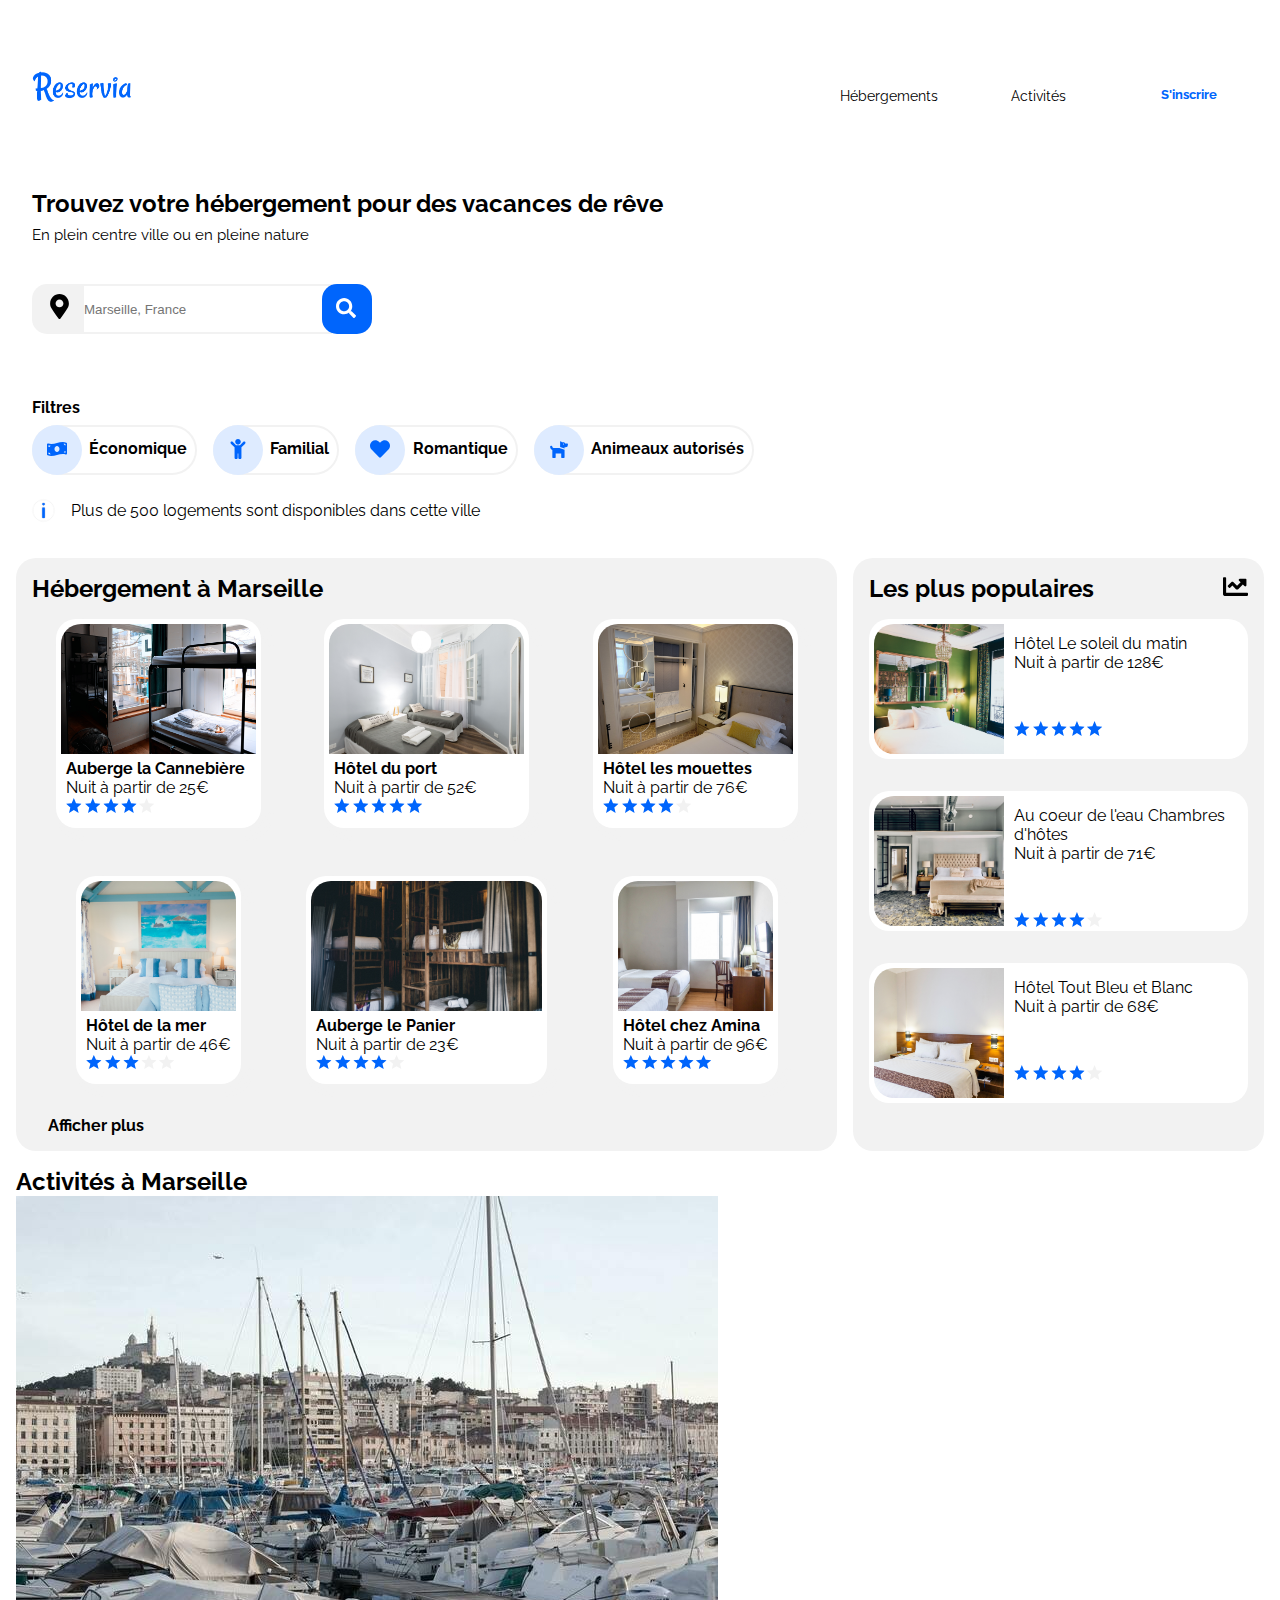
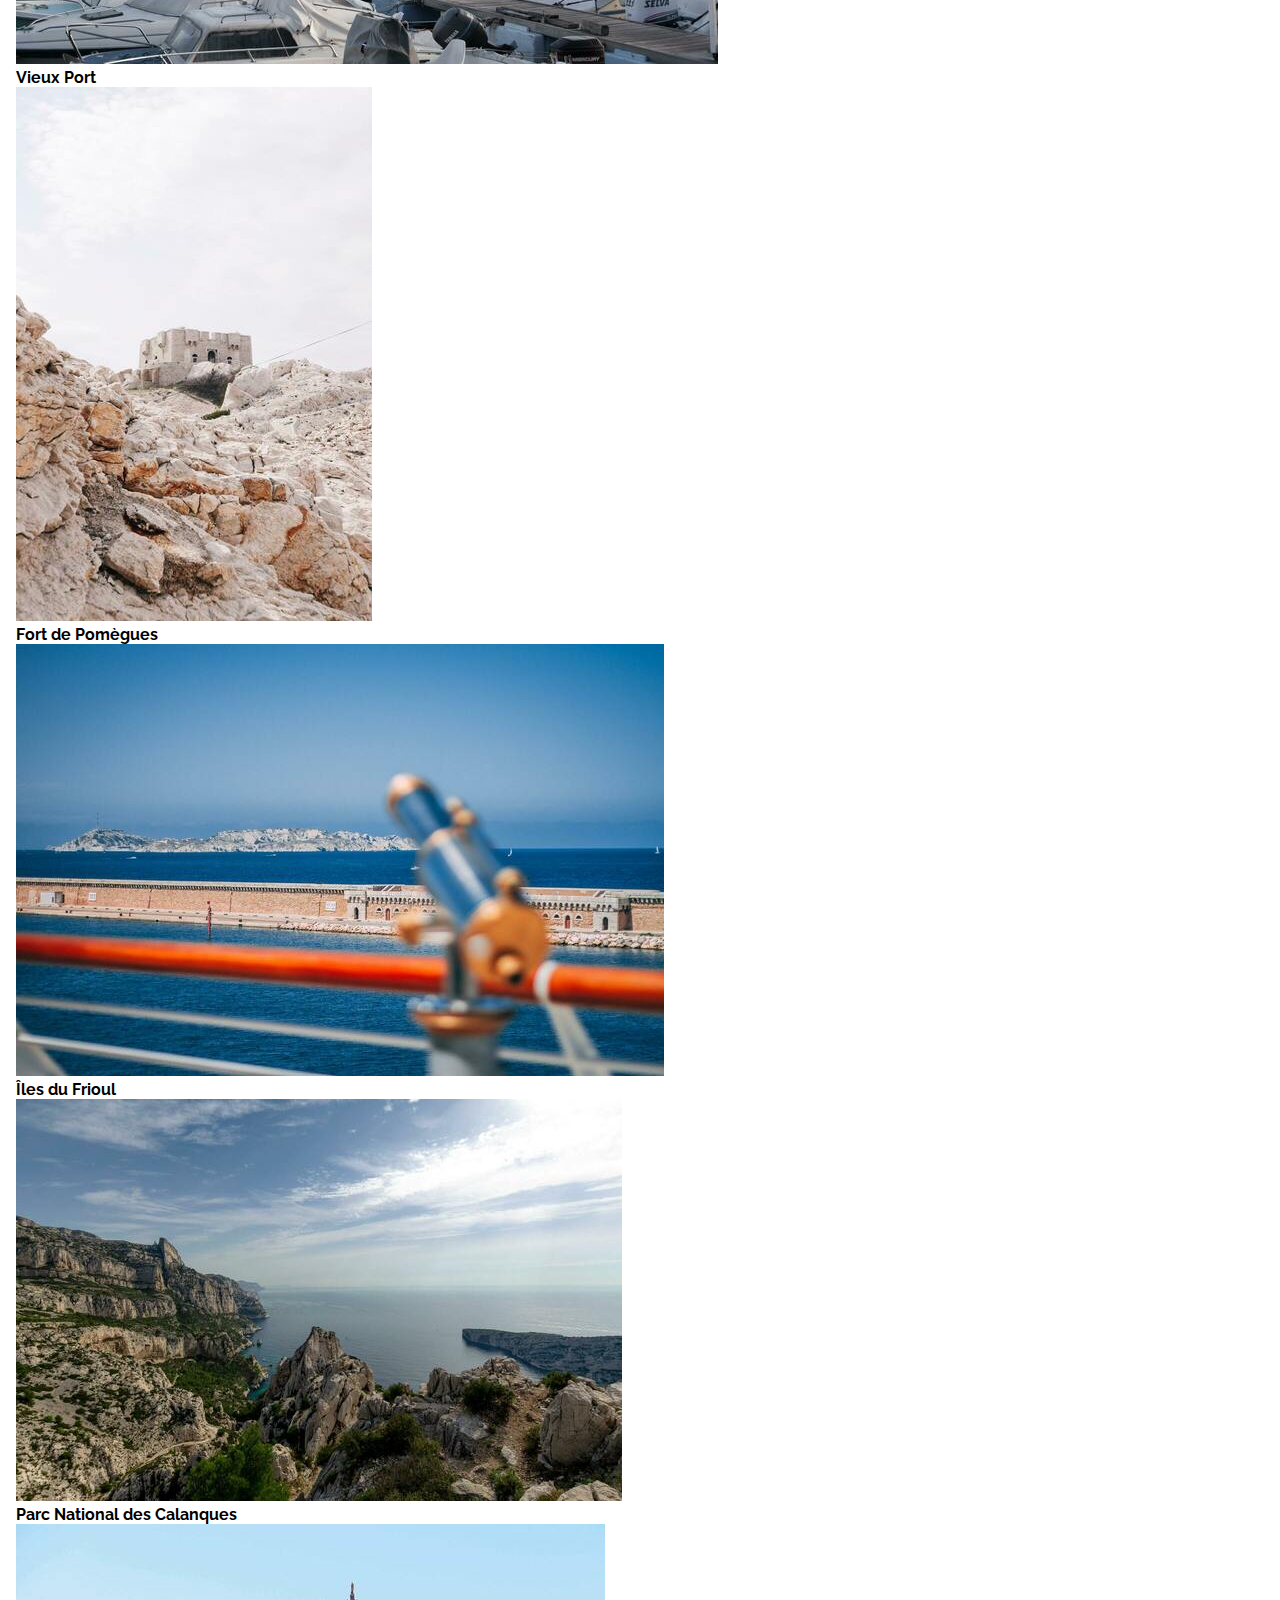
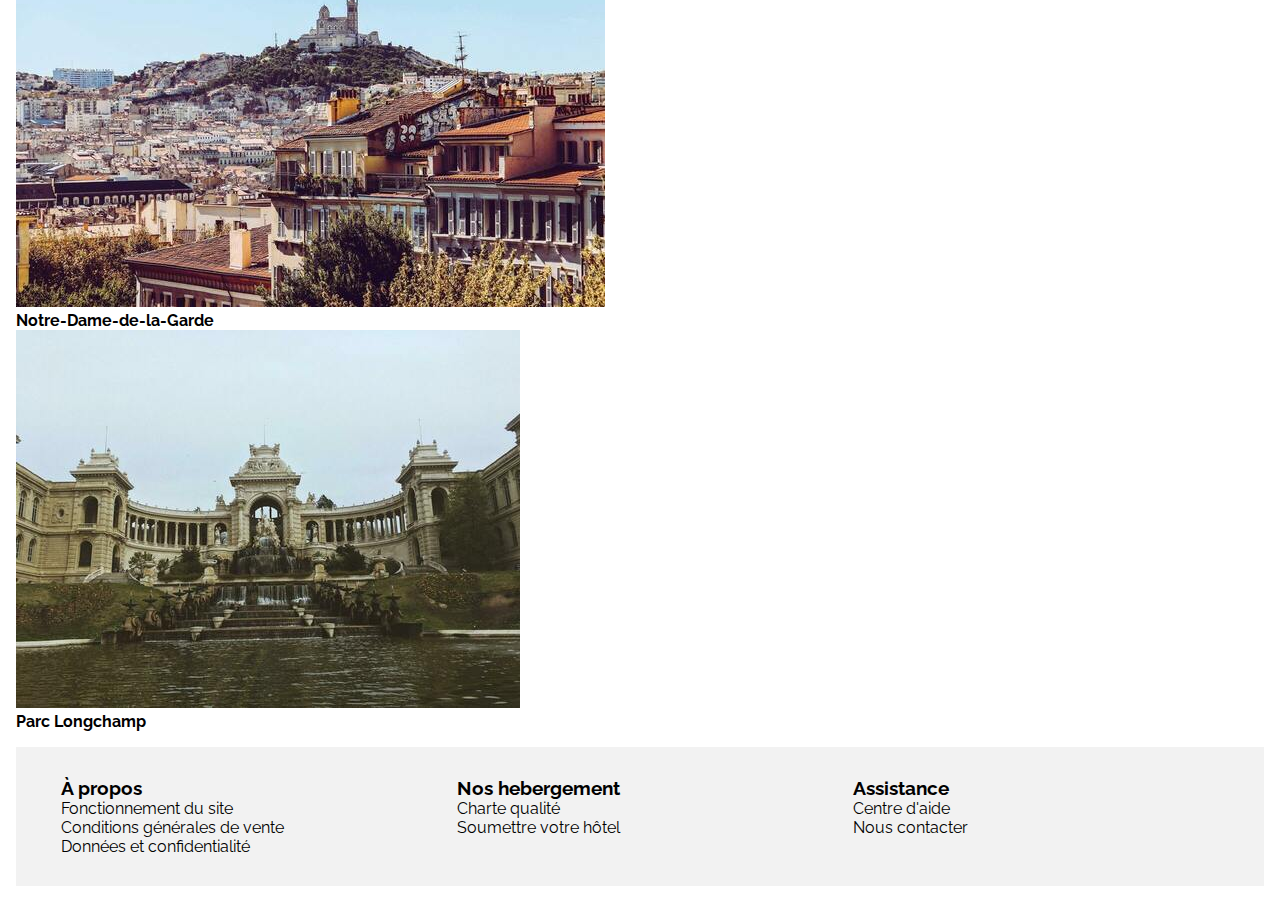
<file: index.html>
<!DOCTYPE html>
<html>

<head>
    <meta name="viewport" content="width=device-width, initial-scale=1.0" />
    <meta charset="UTF-8" />
    <link rel="stylesheet" href="reservia.css" />
    <title>Reservia.com</title>
</head>



<body>
    <link rel="preconnect" href="https://fonts.gstatic.com">
    <link href="https://fonts.googleapis.com/css2?family=Raleway:wght@700&display=swap" rel="stylesheet">
    <link rel="preconnect" href="https://fonts.gstatic.com">
    <link href="https://fonts.googleapis.com/css2?family=Raleway:wght@500&display=swap" rel="stylesheet">


    <header class="header">
        <div class="header_logo_container">
            <img class="header_logo" src="Reservia.png" alt="logo_reservia"/>
        </div>
        <h5 class="header_texte">S'inscrire</h5>
        <nav class="nav">
            <a href="#hebergement"> Hébergements</a>
            <a href="#activite"> Activités</a>
        </nav>
    </header>





    <form class="recherche">

        <h2>Trouvez votre hébergement pour des vacances de rêve</h2>

        <p class="recherche_texte">En plein centre ville ou en pleine nature</p>



        <div class="recherche_location">
            <div class="recherche_location_icon">
                <img src="icone/map-marker-alt-solid.svg" alt="icone_map" />
            </div>
            <input type="text" placeholder="Marseille, France">
            <div class="recherche_location_button">
                <img src="icone/search-solid.svg" alt="icone_search"/>
            </div>
        </div>
    </form>


    <div class="filtre_section">
        <h4 class="texte_filtres">Filtres</h4>

        <div class="filtres">
            <a class="filtre" href="#">
                <div class="filtre_icone">
                    <img src="icone/icone_économie.svg" alt="icone_economique"/>
                </div>
                <span class="filtre_texte">Économique</span>
            </a>


            <a class="filtre" href="#">
                <div class="filtre_icone">
                    <img src="icone/icone_familial.svg" alt="icone_familial"/>
                </div>
                <span class="filtre_texte">Familial</span>
            </a>


            <a class="filtre" href="#">
                <div class="filtre_icone">
                    <img src="icone/icone_romantique.svg" alt="icone_romantique"/>
                </div>
                <span class="filtre_texte">Romantique</span>
            </a>


            <a class="filtre" href="#">
                <div class="filtre_icone">
                    <img src="icone/icone_chien.svg" alt="icone_chien" />
                </div>
                <span class="filtre_texte">Animeaux autorisés</span>
            </a>

        </div>







        <div class="info">
            <div class="info_button">
                <img src="icone/icone_info.png" alt="icone_info">
            </div>
            <p class="info_texte">Plus de 500 logements sont disponibles dans cette ville</p>
        </div>
    </div>


    <section class="populaires">
        <div class="populaires_titre">
            <h2>Les plus populaires</h2>
            <img class="populaires_titre_icone" src="icone/icone_stat.svg" alt="icone_stat">
        </div>

        <div class="populaires_articles">
            <a class="populaire_article" href="#">
                <figure class="populaire_article_conteneur">
                    <img class="populaire_article_image" src="image/Hotel_le_soleil_du_matin.jpg" alt="Hotel_le_soleil_du_matin" >
                    <figcaption class="populaire_article_contenu">
                        <span>Hôtel Le soleil du matin</span>
                        <p>Nuit à partir de 128€</p>
                        <div class="etoile_button">
                            <img class="populaire_article_etoile" src="icone/icone_5etoiles.svg" alt="icone_5 etoiles">
                        </div>
                    </figcaption>
                </figure>
            </a>


            <a class="populaire_article" href="#">
                <figure class="populaire_article_conteneur">
                    <img class="populaire_article_image" src="image/Au_coeur_de_l'eau_chambres_d'hotels.jpg" alt="au coeur de l'au">
                    <figcaption class="populaire_article_contenu">
                        <span>Au coeur de l'eau Chambres d'hôtes</span>
                        <p>Nuit à partir de 71€</p>
                        <div class="etoile_button">
                            <img class="populaire_article_etoile" src="icone/icone_4etoiles.svg" alt="icone_4 etoiles">
                        </div>
                    </figcaption>
                </figure>
            </a>


            <a class="populaire_article" href="#">
                <figure class="populaire_article_conteneur">
                    <img class="populaire_article_image" src="image/Hotel_tout_bleu_et_blanc.jpg" alt="hotel tout bleu et blanc">
                    <figcaption class="populaire_article_contenu">
                        <span>Hôtel Tout Bleu et Blanc</span>
                        <p>Nuit à partir de 68€</p>
                        <div class="etoile_button">
                            <img class="populaire_article_etoile" src="icone/icone_4etoiles.svg" alt="icone_4 etoiles">
                        </div>
                    </figcaption>
                </figure>
            </a>

        </div>
    </section>


    <section id="hebergement" class="hebergement">
        <div class="hebergement_titre">
            <h2>Hébergement à Marseille</h2>
        </div>

        <div class="hebergements_articles">

            <a class="hebergement_article" href="#">
                <figure class="hebergement_article_conteneur">
                    <img class="hebergement_article_image" src="image/Auberge_la_cannebiàre.jpg" alt="auberge la cannebière">
                    <figcaption class="hebergement_article_contenu">
                        <h4>Auberge la Cannebière</h4>
                        <p>Nuit à partir de 25€</p>
                        <div class="etoile_button">
                            <img class="hebergement_article_etoile" src="icone/icone_4etoiles.svg" alt="icone_4 etoiles">
                        </div>
                    </figcaption>
                </figure>
            </a>

            <a class="hebergement_article" href="#">
                <figure class="hebergement_article_conteneur">
                    <img class="hebergement_article_image" src="image/Hotel_du_port.jpg" alt="hotel du port">
                    <figcaption class="hebergement_article_contenu">
                        <h4>Hôtel du port</h4>
                        <p>Nuit à partir de 52€</p>
                        <div class="etoile_button">
                            <img class="hebergement_article_etoile" src="icone/icone_5etoiles.svg" alt="icone_5 etoiles">
                        </div>
                    </figcaption>
                </figure>
            </a>

            <a class="hebergement_article" href="#">
                <figure class="hebergement_article_conteneur">
                    <img class="hebergement_article_image" src="image/Hotel_les_mouettes.jpg" alt="hotel les mouettes">
                    <figcaption class="hebergement_article_contenu">
                        <h4>Hôtel les mouettes</h4>
                        <p>Nuit à partir de 76€</p>
                        <div class="etoile_button">
                            <img class="hebergement_article_etoile" src="icone/icone_4etoiles.svg" alt="icone_4 etoiles">
                        </div>
                    </figcaption>
                </figure>
            </a>

            <a class="hebergement_article" href="#">
                <figure class="hebergement_article_conteneur">
                    <img class="hebergement_article_image" src="image/Hotel_de_la_mer.jpg" alt="hotel de la mer">
                    <figcaption class="hebergement_article_contenu">
                        <h4>Hôtel de la mer</h4>
                        <p>Nuit à partir de 46€</p>
                        <div class="etoile_button">
                            <img class="hebergement_article_etoile" src="icone/icone_3etoiles.svg" alt="icone_3 etoiles">
                        </div>
                    </figcaption>
                </figure>
            </a>

            <a class="hebergement_article" href="#">
                <figure class="hebergement_article_conteneur">
                    <img class="hebergement_article_image" src="image/auberge_le_panier.png" alt="auberge le panier">
                    <figcaption class="hebergement_article_contenu">
                        <h4>Auberge le Panier</h4>
                        <p>Nuit à partir de 23€</p>
                        <div class="etoile_button">
                            <img class="hebergement_article_etoile" src="icone/icone_4etoiles.svg" alt="icone_4 etoiles">
                        </div>
                    </figcaption>
                </figure>
            </a>

            <a class="hebergement_article" href="#">
                <figure class="hebergement_article_conteneur">
                    <img class="hebergement_article_image" src="image/Hotel_chez_amina.jpg" alt="hotel chez amina">
                    <figcaption class="hebergement_article_contenu">
                        <h4>Hôtel chez Amina</h4>
                        <p>Nuit à partir de 96€</p>
                        <div class="etoile_button">
                            <img class="hebergement_article_etoile" src="icone/icone_5etoiles.svg" alt="icone_5 etoiles">
                        </div>
                    </figcaption>
                </figure>
            </a>


        </div>
        <a href="#">
            <h4 class="afficher_plus">Afficher plus</h4>
        </a>
    </section>










    <section id="activite" class="activite">
        <div class="activite_titre">
            <h2>Activités à Marseille</h2>
        </div>

        <div class="activites_articles">

            <a class="activite_article" href="#">
                <figure class="activite_article_conteneur">
                    <img class="activite_article_image" src="image/Vieux_port.jpg" alt="vieux port">
                    <figcaption class="activite_article_contenu">
                        <h4>Vieux Port</h4>
                    </figcaption>
                </figure>
            </a>

            <a class="activite_article" href="#">
                <figure class="activite_article_conteneur">
                    <img class="activite_article_image" src="image/Fort_de_pomègues.jpg" alt="fort de pomègues">
                    <figcaption class="activite_article_contenu">
                        <h4>Fort de Pomègues</h4>
                    </figcaption>
                </figure>
            </a>

            <a class="activite_article" href="#">
                <figure class="activite_article_conteneur">
                    <img class="activite_article_image" src="image/Iles_du_frioul.jpg" alt="iles du frioul">
                    <figcaption class="activite_article_contenu">
                        <h4>Îles du Frioul</h4>
                    </figcaption>
                </figure>
            </a>

            <a class="activite_article" href="#">
                <figure class="activite_article_conteneur">
                    <img class="activite_article_image" src="image/Parc_national.jpg" alt="parc naturel">
                    <figcaption class="activite_article_contenu">
                        <h4>Parc National des Calanques</h4>
                    </figcaption>
                </figure>
            </a>

            <a class="activite_article" href="#">
                <figure class="activite_article_conteneur">
                    <img class="activite_article_image" src="image/Notre_dame.jpg" alt="notre dame">
                    <figcaption class="activite_article_contenu">
                        <h4>Notre-Dame-de-la-Garde</h4>
                    </figcaption>
                </figure>
            </a>

            <a class="activite_article" href="#">
                <figure class="activite_article_conteneur">
                    <img class="activite_article_image" src="image/Parc_longchamp.jpg" alt="parc longchamps">
                    <figcaption class="activite_article_contenu">
                        <h4>Parc Longchamp</h4>
                    </figcaption>
                </figure>
            </a>

        </div>
    </section>







    <footer class="footer">
        <div class="container_footer">
            <div class="row">

                <div class="footer_col">
                    <h3>À propos</h3>
                    <ul>
                        <li><a href="#">Fonctionnement du site</a></li>
                        <li><a href="#">Conditions générales de vente</a></li>
                        <li><a href="#">Données et confidentialité</a></li>
                    </ul>
                </div>

                <div class="footer_col">
                    <h3>Nos hebergement</h3>
                    <ul>
                        <li><a href="#">Charte qualité</a></li>
                        <li><a href="#">Soumettre votre hôtel</a></li>
                    </ul>
                </div>

                <div class="footer_col">
                    <h3>Assistance</h3>
                    <ul>
                        <li><a href="#">Centre d'aide</a></li>
                        <li><a href="#">Nous contacter</a></li>
                    </ul>
                </div>

            </div>
        </div>
    </footer>

</Body>

</html>
</file>
<file: reservia.css>
body {
    font-family: 'Raleway', sans-serif;
}

* {
    margin: 0;
    padding: 0;
    box-sizing: border-box;
}

a {
    color: inherit;
    text-decoration: none;
}

.header {
    display: flex;
    justify-content: space-between;
    flex-wrap: wrap;
    margin-bottom: 32px;
}

.header_logo {
    width: 100%;
}

.header_logo_container {
    width: 100px;
    display: flex;
    align-items: center;
    margin-left: 1rem;
}

.header_texte {
    padding-top: 1rem;
    color: #0065FC;
    line-height: 60px;
    text-align: center;
    width: 150px;
}

.nav {
    display: flex;
    font-size: 14px;
    width: 100%;
}

.nav>a {
    flex: 1;
    text-align: center;
    color: black;
    border-bottom: 2px solid transparent;
}

.nav>a:hover, .nav>a:active {
    color: #0065FC;
    border-bottom: 2px solid #0065FC;
}

.filtre-section {
    display: flex;
    flex-direction: row;
}

.texte_filtres {
    margin-top: 3rem;
    margin-left: 1rem;
}

.filtres {
    display: flex;
    flex-direction: row;
    margin-left: .5rem;
    flex-wrap: wrap;
}

.filtre {
    width: auto;
    border-radius: 50px;
    border: 2px solid #F2F2F2;
    height: 50px;
    display: flex;
    line-height: 50px;
    position: relative;
    padding-left: 52px;
    margin: .5rem;
}

.filtre_texte {
    padding: 0 .5rem;
    color: black;
    font-weight: bold;
    text-decoration: none;
    margin-top: -0.2rem;
    margin-left: -0.3rem;
}

.filtre_icone {
    width: 50px;
    height: 50px;
    background-color: #DEEBFF;
    border-radius: 25px;
    position: absolute;
    top: -2px;
    left: -2px;
}

.filtre_icone img {
    width: 20px;
    height: 20px;
    margin-left: 15px;
    margin-top: 14px;
}

.recherche {
    margin-left: 1rem;
}

.recherche_texte {
    font-size: 15px;
    margin-top: .5rem;
    margin-bottom: 2.5rem;
}

.recherche_location {
    display: flex;
}

.recherche_location_icon {
    width: 50px;
    height: 50px;
    background-color: #F2F2F2;
    border-radius: 30% 0 0 30%;
    text-align: center;
}

.recherche_location_icon img {
    width: 25px;
    height: 25px;
    margin-top: 10px;
    margin-left: .3rem;
}

.recherche_location_button {
    width: 50px;
    height: 50px;
    background-color: #0065FC;
    border-radius: 30%;
    margin-left: -10px;
}

.recherche_location_button img {
    width: 20px;
    height: 20px;
    margin-top: 14px;
    margin-left: .9rem;
    color: white;
}

.recherche_location input {
    width: 250px;
    border: 2px solid #F2F2F2;
}

.info {
    display: flex;
}

.info_button img {
    width: 55px;
    height: 55px;
}

.info_texte {
    line-height: 55px;
}

.populaires_titre {
    display: flex;
    justify-content: space-between;
    width: 100%;
}

.populaires_titre_icone {
    width: 25px;
    height: 25px;
}

.populaires {
    background-color: #F2F2F2;
    padding: 1rem;
}

.populaires_articles {
    margin-top: 1rem;
}

.populaire_article {
    display: block;
    margin: 0 auto 2rem;
}

.populaire_article_conteneur {
    background-color: white;
    border-radius: 20px;
    padding: 5px;
    display: flex;
    flex-direction: row;
    width: 100%;
    height: 140px;
}

.populaire_article_image {
    width: 130px;
    height: 130px;
    object-fit: cover;
    border-radius: 20px 0 0 20px;
}

.populaire_article_etoile {
    width: 90px;
    margin-top: 3rem;
}

.populaire_article_contenu {
    padding: 10px;
}

.hebergement {
    padding: 1rem;
}

.hebergements_articles {
    margin-top: 1rem;
}

.hebergement_article {
    display: block;
    margin: 0 auto 2rem;
}

.hebergement_article_conteneur {
    background-color: white;
    border-radius: 20px;
    padding: 5px;
    display: flex;
    width: 100%;
    flex-direction: column;
    box-shadow: 6px 6px 10px #F2F2F2;
}

.hebergement_article_image {
    width: 100%;
    height: 130px;
    object-fit: cover;
    border-radius: 20px 20px 0px 0px;
}

.hebergement_article_etoile {
    width: 90px;
}

.hebergement_article_contenu {
    padding: 5px;
}

.afficher_plus {
    margin-left: 1rem;
}

.activité_titre {
    margin-left: 1rem;
    margin-top: 5rem;
}

.activités_articles {
    padding: 1rem;
    display: grid;
    grid-template-columns: 1fr;
    gap: 1rem;
}

.activité_article {
    display: block;
}

.activité_article_conteneur {
    background-color: white;
    border-radius: 20px;
    padding: 5px;
    display: flex;
    width: 100%;
    height: 170px;
    flex-direction: column;
    box-shadow: 6px 6px 10px #F2F2F2;
}

.activité_article_image {
    width: 100%;
    height: 120px;
    object-fit: cover;
    border-radius: 20px 20px 0px 0px;
}

.activité_article_contenu {
    padding: 5px;
}

footer {
    background-color: #F2F2F2;
    padding: 30px;
    width: 100%;
    grid-area: footer;
}

ul {
    list-style: none;
}

.footer_col {
    padding: 15px 0;
}

@media (min-width: 768px) {
    body {
        display: grid;
        grid-template-areas: "header header" "recherche recherche" "filtres filtres" "hebergement populaires" "activites activites" "footer footer";
        grid-template-columns: 2fr 1fr;
        grid-gap: 1rem;
    }
    .header {
        grid-area: header;
        position: relative;
        height: 125px;
    }
    .header_texte {
        width: 150px;
        line-height: 125px;
    }
    .nav {
        position: absolute;
        right: 150px;
        width: 300px;
        padding: 0;
    }
    .nav>* {
        padding-top: 1rem;
        line-height: 125px;
        text-align: center;
    }
    .nav>a {
        border-bottom: none;
        border-top: 2px solid transparent;
    }
    .header {
        grid-area: header;
        position: relative;
        height: 125px;
    }
    .header_texte {
        width: 150px;
        line-height: 125px;
    }
    .nav {
        position: absolute;
        right: 150px;
        width: 300px;
        padding: 0;
    }
    .nav>* {
        padding-top: 1rem;
        line-height: 125px;
        text-align: center;
    }
    .nav>a {
        border-bottom: none;
        border-top: 2px solid transparent;
    }
    .nav>a:hover, .nav>a:active {
        color: #0065FC;
        border-top: 2px solid #0065FC;
        border-bottom: none;
    }
    .filtre_section {
        grid-area: filtres;
    }
    .recherche {
        grid-area: recherche;
    }
    .populaires {
        grid-area: populaires;
        border-radius: 20px;
    }
    .hebergement {
        grid-area: hebergement;
        background-color: #F2F2F2;
        border-radius: 20px;
    }
    .activité {
        grid-area: activites;
    }
    .activités_articles {
        display: grid;
        grid-template-columns: repeat(2, 1fr);
        gap: 1rem;
    }
    footer {
        background-color: #F2F2F2;
    }
    .hebergements_articles {
        display: grid;
        grid-template-columns: repeat(2, 1fr);
        gap: 1rem;
    }
    .row {
        display: flex;
        flex-wrap: wrap;
    }
    .footer_col {
        flex: 1;
        padding: 0 15px;
    }
    .section_populaires {
        height: 150px;
    }
}

@media (min-width: 1280px) {
    body {
        display: grid;
        grid-template-areas: "header header" "recherche recherche" "filtres filtres" "hebergement populaires" "activites activites" "footer footer";
        grid-template-columns: 2fr 1fr;
        grid-gap: 1rem;
        padding: 1rem;
    }
    .header {
        grid-area: header;
        position: relative;
        height: 125px;
    }
    .header_texte {
        width: 150px;
        line-height: 125px;
    }
    .nav {
        position: absolute;
        right: 150px;
        width: 300px;
        padding: 0;
    }
    .nav>* {
        padding-top: 1rem;
        line-height: 125px;
        text-align: center;
    }
    .nav>a {
        border-bottom: none;
        border-top: 2px solid transparent;
    }
    .nav>a:hover, .nav>a:active {
        color: #0065FC;
        border-top: 2px solid #0065FC;
        border-bottom: none;
    }
    .filtre_section {
        grid-area: filtres;
    }
    .recherche {
        grid-area: recherche;
    }
    .populaires {
        grid-area: populaires;
        border-radius: 20px;
    }
    .hebergement {
        grid-area: hebergement;
        background-color: #F2F2F2;
        border-radius: 20px;
    }
    .activité {
        grid-area: activites;
    }
    .activités_articles {
        grid-template-columns: repeat(4, 1fr);
        grid-template-rows: 195px 45px 45px 165px;
    }
    .activités_articles .activité_article:nth-child(1) {
        grid-row: 1/5;
    }
    .activités_articles .activité_article:nth-child(2) {
        grid-column: 2;
        grid-row: 1/3;
    }
    .activités_articles .activité_article:nth-child(3) {
        grid-column: 2;
        grid-row: 4;
    }
    .activités_articles .activité_article:nth-child(4) {
        grid-row: 1/5;
    }
    .activités_articles .activité_article:nth-child(5) {
        grid-column: 4;
        grid-row: 1;
    }
    .activités_articles .activité_article:nth-child(6) {
        grid-column: 4;
        grid-row: 3/5;
    }
    .activité_article_contenu {
        height: 30px;
    }
    .activité_article_conteneur {
        height: 100%;
    }
    .activité_article_image {
        flex: 1;
    }
    footer {
        background-color: #F2F2F2;
    }
    .hebergements_articles {
        display: grid;
        grid-template-columns: repeat(3, 1fr);
        gap: 1rem;
    }
    .row {
        display: flex;
        flex-wrap: wrap;
    }
    .footer_col {
        flex: 1;
        padding: 0 15px;
    }
}
</file>
